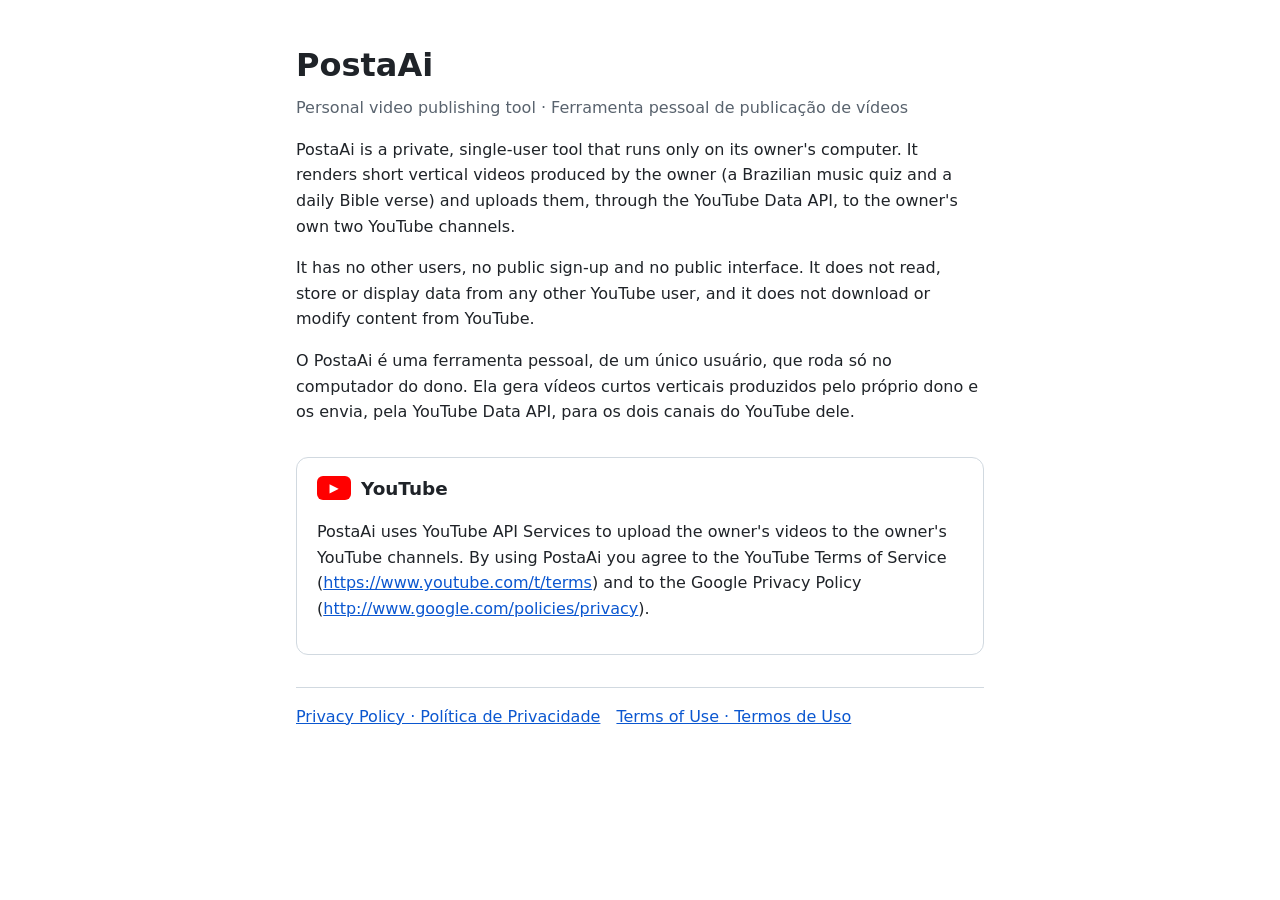
<file: index.html>
<!doctype html>
<html lang="en">
<head>
  <meta charset="utf-8">
  <meta name="viewport" content="width=device-width, initial-scale=1">
  <title>PostaAi</title>
  <link rel="stylesheet" href="estilo.css">
</head>
<body>
  <main>
    <h1>PostaAi</h1>
    <p class="sub">Personal video publishing tool · Ferramenta pessoal de publicação de vídeos</p>

    <p>PostaAi is a private, single-user tool that runs only on its owner's computer. It renders short vertical
      videos produced by the owner (a Brazilian music quiz and a daily Bible verse) and uploads them, through the
      YouTube Data API, to the owner's own two YouTube channels.</p>
    <p>It has no other users, no public sign-up and no public interface. It does not read, store or display data
      from any other YouTube user, and it does not download or modify content from YouTube.</p>

    <p lang="pt-BR">O PostaAi é uma ferramenta pessoal, de um único usuário, que roda só no computador do dono. Ela
      gera vídeos curtos verticais produzidos pelo próprio dono e os envia, pela YouTube Data API, para os dois canais
      do YouTube dele.</p>

    <section class="youtube">
      <h2><span class="marca-youtube" aria-hidden="true">▶</span> YouTube</h2>
      <p>PostaAi uses YouTube API Services to upload the owner's videos to the owner's YouTube channels. By using
        PostaAi you agree to the YouTube Terms of Service
        (<a href="https://www.youtube.com/t/terms">https://www.youtube.com/t/terms</a>) and to the Google Privacy Policy
        (<a href="http://www.google.com/policies/privacy">http://www.google.com/policies/privacy</a>).</p>
    </section>

    <nav>
      <a href="privacidade.html">Privacy Policy · Política de Privacidade</a>
      <a href="termos.html">Terms of Use · Termos de Uso</a>
    </nav>
  </main>
</body>
</html>
</file>
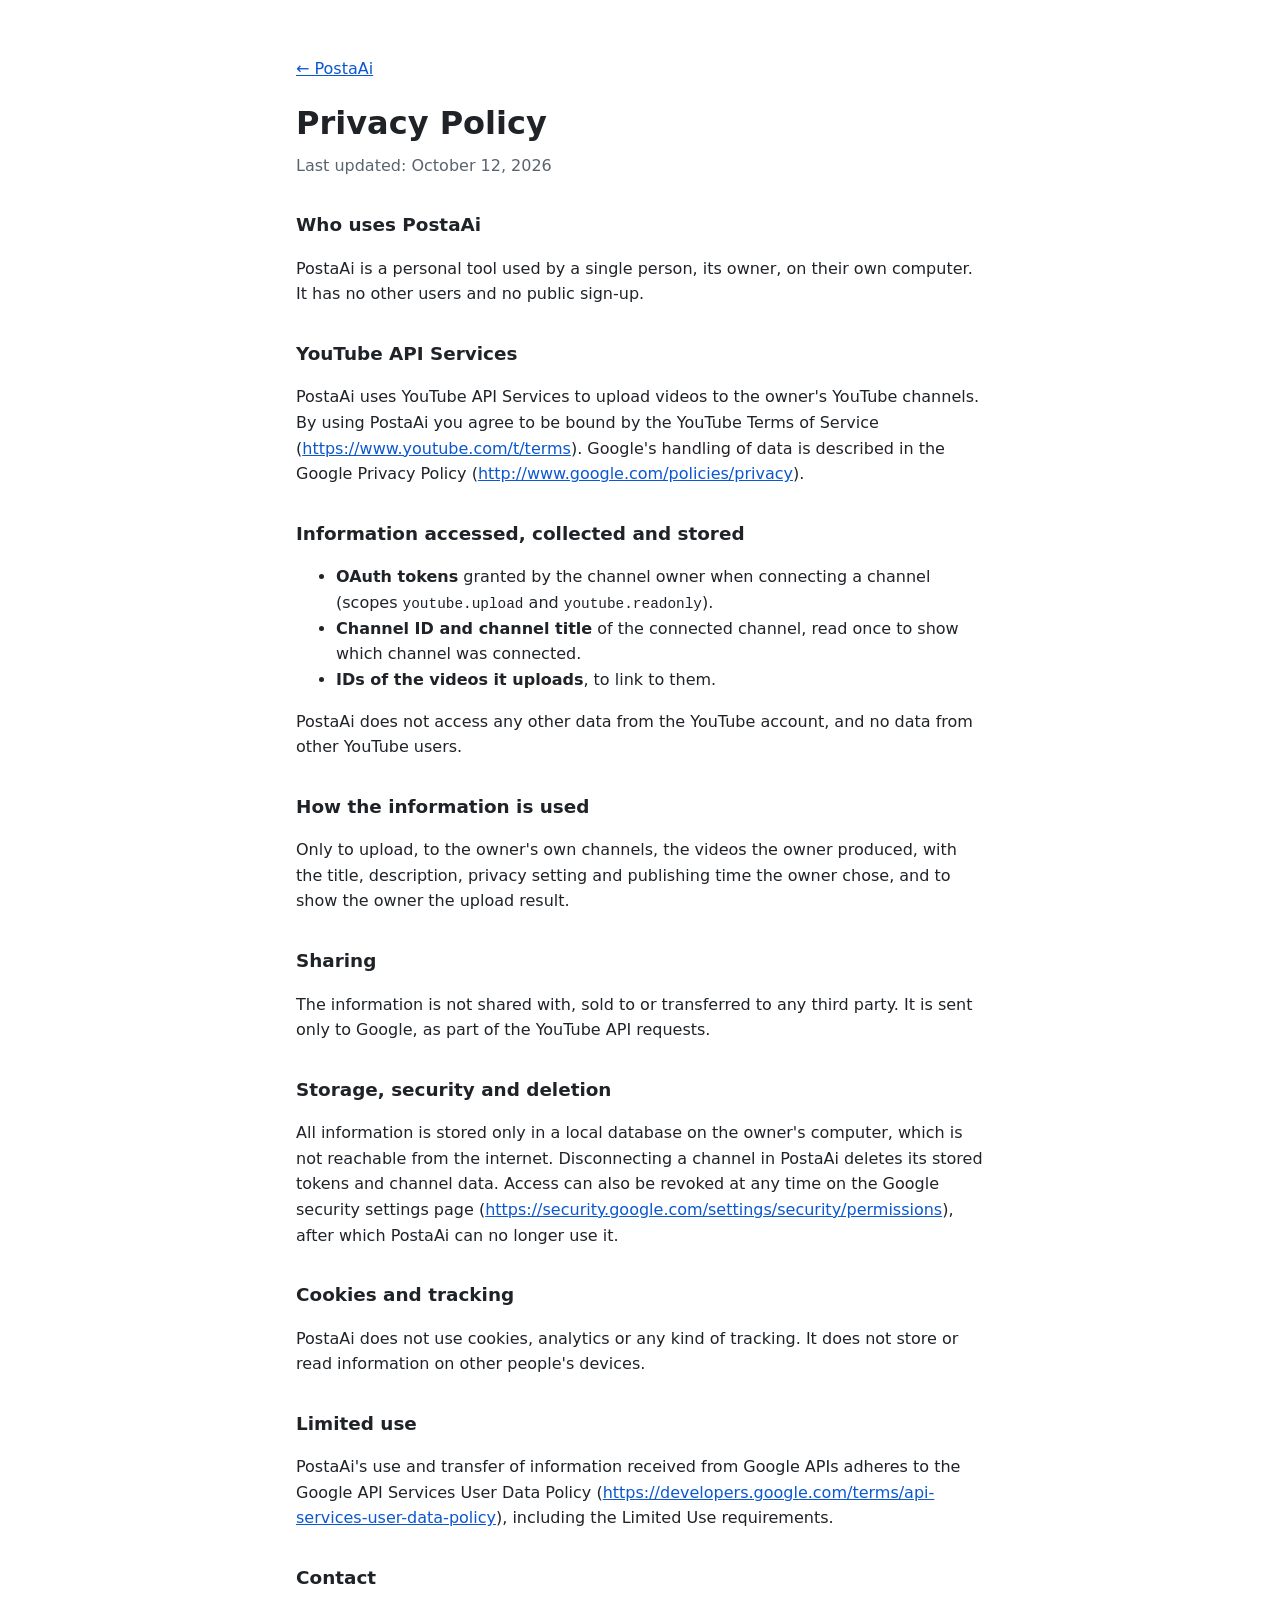
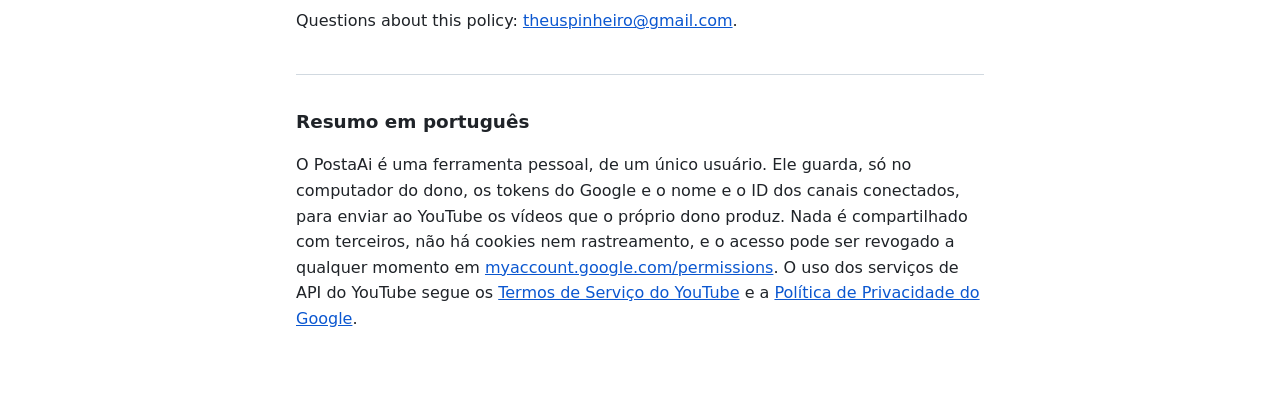
<file: privacidade.html>
<!doctype html>
<html lang="en">
<head>
  <meta charset="utf-8">
  <meta name="viewport" content="width=device-width, initial-scale=1">
  <title>PostaAi Privacy Policy</title>
  <link rel="stylesheet" href="estilo.css">
</head>
<body>
  <main>
    <p><a href="index.html">← PostaAi</a></p>
    <h1>Privacy Policy</h1>
    <p class="sub">Last updated: October 12, 2026</p>

    <h2>Who uses PostaAi</h2>
    <p>PostaAi is a personal tool used by a single person, its owner, on their own computer. It has no other users
      and no public sign-up.</p>

    <h2>YouTube API Services</h2>
    <p>PostaAi uses YouTube API Services to upload videos to the owner's YouTube channels. By using PostaAi you agree
      to be bound by the YouTube Terms of Service
      (<a href="https://www.youtube.com/t/terms">https://www.youtube.com/t/terms</a>). Google's handling of data is
      described in the Google Privacy Policy
      (<a href="http://www.google.com/policies/privacy">http://www.google.com/policies/privacy</a>).</p>

    <h2>Information accessed, collected and stored</h2>
    <ul>
      <li><strong>OAuth tokens</strong> granted by the channel owner when connecting a channel (scopes
        <code>youtube.upload</code> and <code>youtube.readonly</code>).</li>
      <li><strong>Channel ID and channel title</strong> of the connected channel, read once to show which channel was
        connected.</li>
      <li><strong>IDs of the videos it uploads</strong>, to link to them.</li>
    </ul>
    <p>PostaAi does not access any other data from the YouTube account, and no data from other YouTube users.</p>

    <h2>How the information is used</h2>
    <p>Only to upload, to the owner's own channels, the videos the owner produced, with the title, description,
      privacy setting and publishing time the owner chose, and to show the owner the upload result.</p>

    <h2>Sharing</h2>
    <p>The information is not shared with, sold to or transferred to any third party. It is sent only to Google, as
      part of the YouTube API requests.</p>

    <h2>Storage, security and deletion</h2>
    <p>All information is stored only in a local database on the owner's computer, which is not reachable from the
      internet. Disconnecting a channel in PostaAi deletes its stored tokens and channel data. Access can also be
      revoked at any time on the Google security settings page
      (<a href="https://security.google.com/settings/security/permissions">https://security.google.com/settings/security/permissions</a>),
      after which PostaAi can no longer use it.</p>

    <h2>Cookies and tracking</h2>
    <p>PostaAi does not use cookies, analytics or any kind of tracking. It does not store or read information on
      other people's devices.</p>

    <h2>Limited use</h2>
    <p>PostaAi's use and transfer of information received from Google APIs adheres to the Google API Services
      User Data Policy
      (<a href="https://developers.google.com/terms/api-services-user-data-policy">https://developers.google.com/terms/api-services-user-data-policy</a>),
      including the Limited Use requirements.</p>

    <h2>Contact</h2>
    <p>Questions about this policy: <a href="mailto:theuspinheiro@gmail.com">theuspinheiro@gmail.com</a>.</p>

    <hr>
    <section lang="pt-BR">
      <h2>Resumo em português</h2>
      <p>O PostaAi é uma ferramenta pessoal, de um único usuário. Ele guarda, só no computador do dono, os tokens do
        Google e o nome e o ID dos canais conectados, para enviar ao YouTube os vídeos que o próprio dono produz. Nada
        é compartilhado com terceiros, não há cookies nem rastreamento, e o acesso pode ser revogado a qualquer momento
        em <a href="https://myaccount.google.com/permissions">myaccount.google.com/permissions</a>. O uso dos serviços
        de API do YouTube segue os <a href="https://www.youtube.com/t/terms">Termos de Serviço do YouTube</a> e a
        <a href="https://policies.google.com/privacy">Política de Privacidade do Google</a>.</p>
    </section>
  </main>
</body>
</html>
</file>
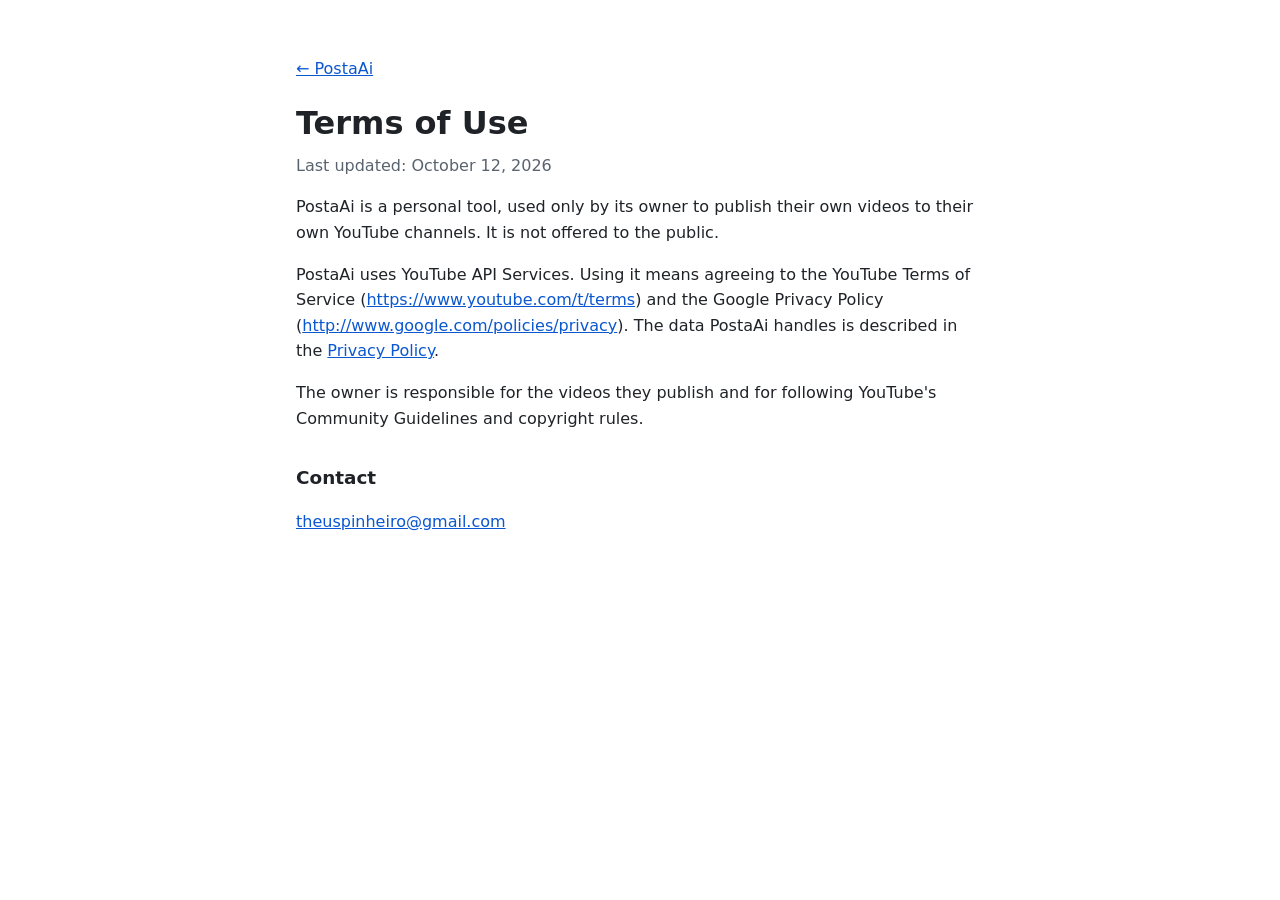
<file: termos.html>
<!doctype html>
<html lang="en">
<head>
  <meta charset="utf-8">
  <meta name="viewport" content="width=device-width, initial-scale=1">
  <title>PostaAi Terms of Use</title>
  <link rel="stylesheet" href="estilo.css">
</head>
<body>
  <main>
    <p><a href="index.html">← PostaAi</a></p>
    <h1>Terms of Use</h1>
    <p class="sub">Last updated: October 12, 2026</p>

    <p>PostaAi is a personal tool, used only by its owner to publish their own videos to their own YouTube channels.
      It is not offered to the public.</p>
    <p>PostaAi uses YouTube API Services. Using it means agreeing to the YouTube Terms of Service
      (<a href="https://www.youtube.com/t/terms">https://www.youtube.com/t/terms</a>) and the Google Privacy Policy
      (<a href="http://www.google.com/policies/privacy">http://www.google.com/policies/privacy</a>). The data PostaAi handles is described in
      the <a href="privacidade.html">Privacy Policy</a>.</p>
    <p>The owner is responsible for the videos they publish and for following YouTube's Community Guidelines and
      copyright rules.</p>

    <h2>Contact</h2>
    <p><a href="mailto:theuspinheiro@gmail.com">theuspinheiro@gmail.com</a></p>
  </main>
</body>
</html>
</file>
<file: estilo.css>
:root {
  --fundo: #ffffff;
  --texto: #1f2328;
  --suave: #59636e;
  --link: #0b57d0;
  --linha: #d1d9e0;
}
@media (prefers-color-scheme: dark) {
  :root {
    --fundo: #0d1117;
    --texto: #e6edf3;
    --suave: #9198a1;
    --link: #79b8ff;
    --linha: #30363d;
  }
}
* { box-sizing: border-box; }
body {
  margin: 0;
  background: var(--fundo);
  color: var(--texto);
  font: 16px/1.6 system-ui, -apple-system, "Segoe UI", Roboto, sans-serif;
}
main { max-width: 720px; margin: 0 auto; padding: 40px 16px 64px; }
h1 { font-size: 2rem; margin: 0 0 4px; }
h2 { font-size: 1.15rem; margin: 32px 0 8px; }
.sub { color: var(--suave); margin-top: 0; }
a { color: var(--link); }
code { font-size: 0.9em; }
hr { border: 0; border-top: 1px solid var(--linha); margin: 40px 0 0; }
nav { display: flex; flex-wrap: wrap; gap: 16px; margin-top: 32px; padding-top: 16px; border-top: 1px solid var(--linha); }
a { overflow-wrap: anywhere; }
.youtube { margin-top: 32px; padding: 16px 20px; border: 1px solid var(--linha); border-radius: 12px; }
.youtube h2 { margin-top: 0; display: flex; align-items: center; gap: 10px; }
.marca-youtube {
  display: inline-flex; align-items: center; justify-content: center;
  width: 34px; height: 24px; border-radius: 6px; background: #ff0000; color: #fff; font-size: 12px;
}
</file>
